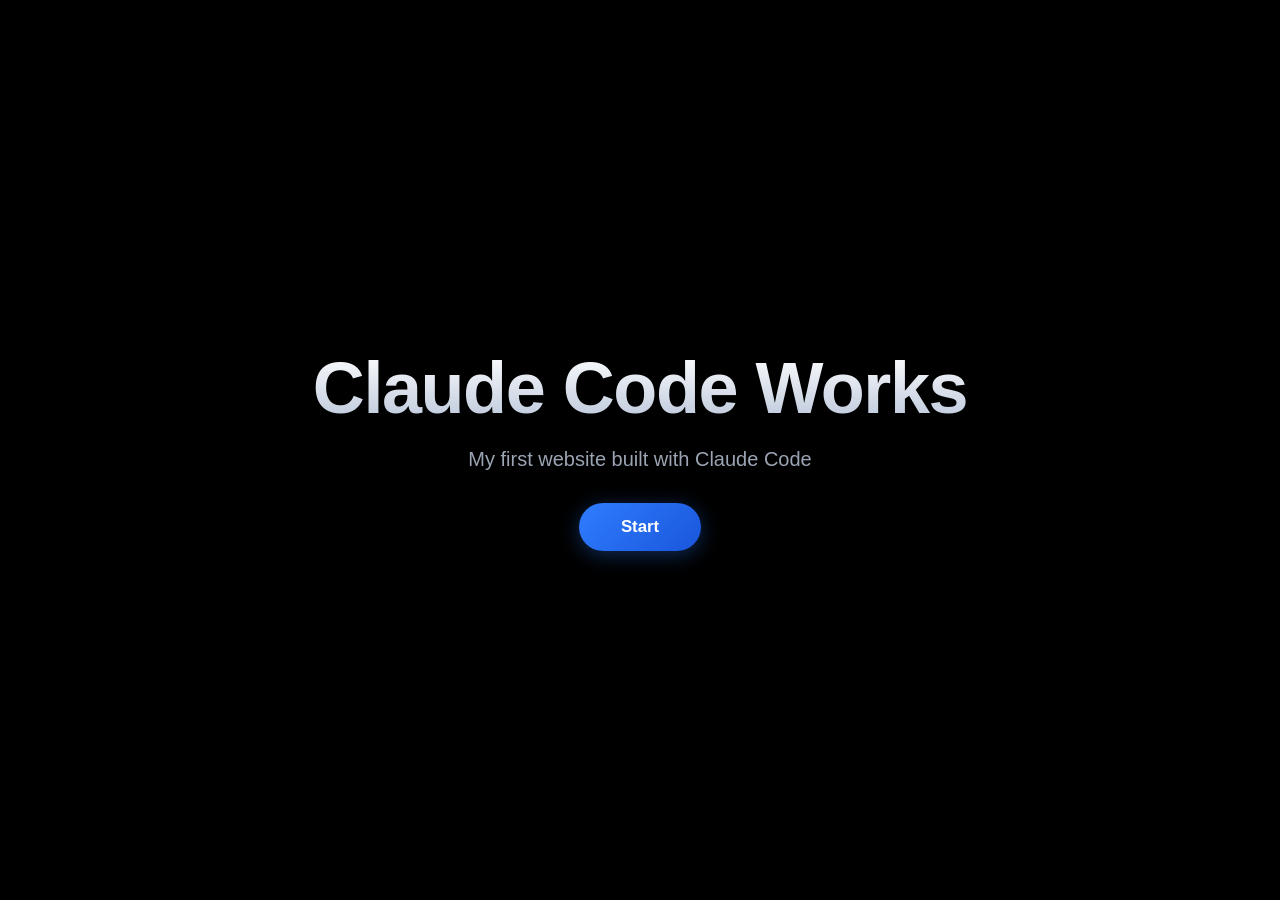
<file: index.html>
<!DOCTYPE html>
<html lang="en">
<head>
  <meta charset="UTF-8" />
  <meta name="viewport" content="width=device-width, initial-scale=1.0" />
  <title>Claude Code Works</title>
  <link rel="stylesheet" href="style.css" />
</head>
<body>
  <main class="container">
    <h1 class="heading">Claude Code Works</h1>
    <p class="subtitle">My first website built with Claude Code</p>
    <button class="cta-button" id="startBtn">Start</button>
  </main>

  <script src="script.js"></script>
</body>
</html>
</file>
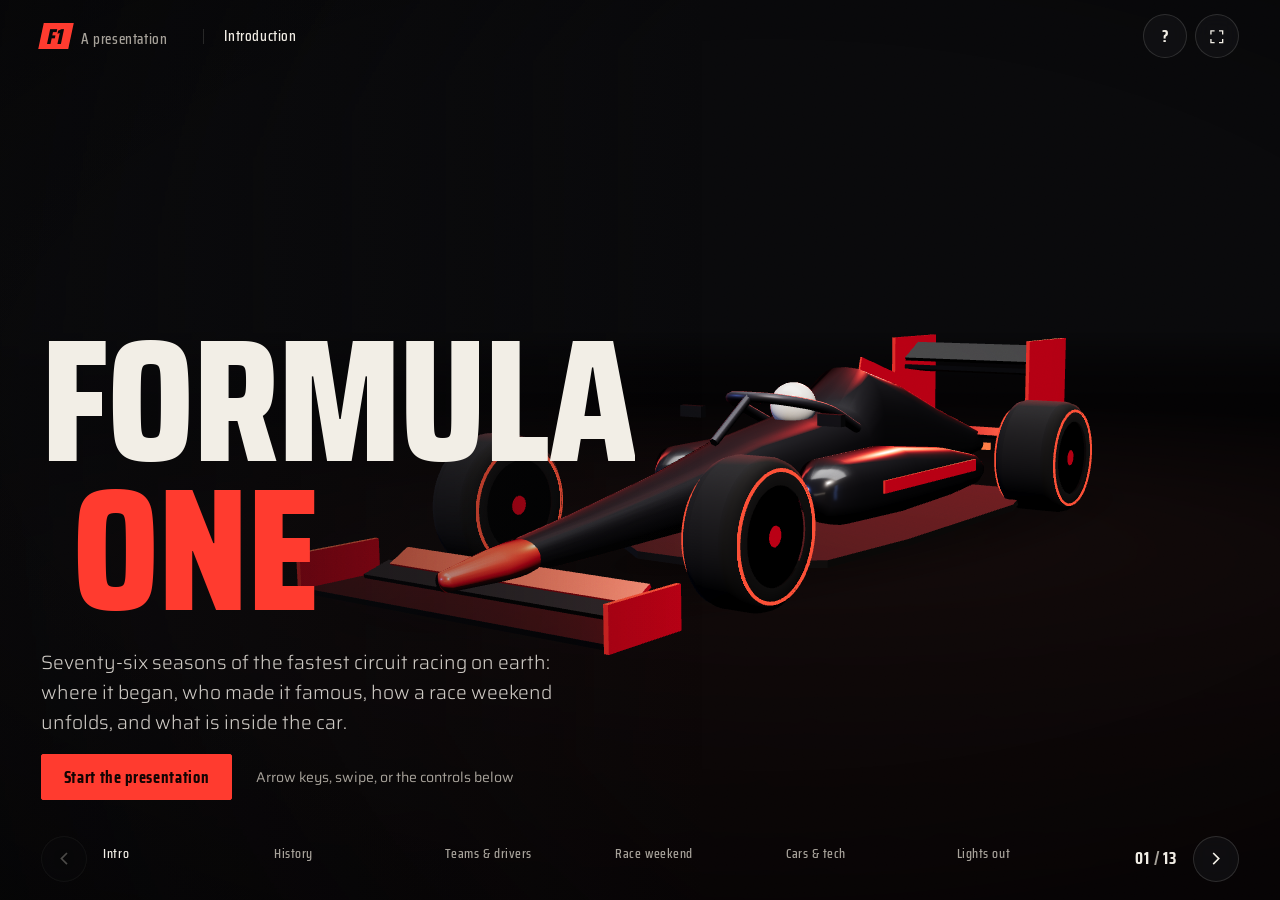
<file: formula-one-3d-presentation-2/index.html>
<!DOCTYPE html>
<html lang="en">
<head>
  <meta charset="UTF-8" />
  <meta name="viewport" content="width=device-width, initial-scale=1, viewport-fit=cover" />
  <meta name="theme-color" content="#09090b" />
  <meta name="description" content="A cinematic 3D presentation about Formula One: its history, iconic teams and drivers, how a race weekend works, and the cars and technology." />
  <title>Formula One — A 3D Presentation</title>
  <link rel="stylesheet" href="styles.css" />
</head>
<body>
  <a class="skip" href="#deck">Skip to the presentation text</a>

  <canvas id="stage" aria-hidden="true"></canvas>
  <div class="fallback-art" aria-hidden="true"></div>
  <div class="vignette" aria-hidden="true"></div>
  <div class="grain" aria-hidden="true"></div>
  <div id="pins" class="pins" aria-hidden="true"></div>

  <header class="topbar">
    <a class="mark" href="#lights" data-goto="lights" aria-label="Formula One, back to the first slide">
      <span class="mark__f">F1</span><span class="mark__t">A presentation</span>
    </a>
    <p class="topbar__chapter" id="chapterLabel">Introduction</p>
    <div class="topbar__tools">
      <button class="tool" id="helpBtn" type="button" aria-haspopup="dialog" aria-controls="help" title="Keyboard shortcuts (?)">
        <span aria-hidden="true">?</span><span class="sr-only">Keyboard shortcuts</span>
      </button>
      <button class="tool" id="fsBtn" type="button" aria-pressed="false" title="Fullscreen (F)">
        <svg viewBox="0 0 24 24" aria-hidden="true"><path d="M4 9V4h5M20 9V4h-5M4 15v5h5M20 15v5h-5" /></svg>
        <span class="sr-only" id="fsLabel">Enter fullscreen</span>
      </button>
    </div>
  </header>

  <main id="deck" class="deck" tabindex="-1">

    <!-- 0 · Title -->
    <section class="slide slide--title" id="lights" data-chapter="intro" aria-labelledby="t-lights">
      <div class="panel">
        <h1 class="display" id="t-lights" data-split>Formula One</h1>
        <p class="lede" data-reveal>Seventy-six seasons of the fastest circuit racing on earth: where it began, who made it famous, how a race weekend unfolds, and what is inside the car.</p>
        <div class="row" data-reveal>
          <button class="btn btn--primary" type="button" data-next>Start the presentation</button>
          <p class="hint">Arrow keys, swipe, or the controls below</p>
        </div>
      </div>
    </section>

    <!-- 1 · History: 1950 -->
    <section class="slide" id="silverstone-1950" data-chapter="history" aria-labelledby="t-1950">
      <div class="panel">
        <p class="kicker" data-reveal>History</p>
        <h2 class="h2" id="t-1950" data-reveal>13 May 1950. Silverstone.</h2>
        <p data-reveal>The first round of the new World Drivers’ Championship ran on a former wartime airfield in England. Giuseppe Farina won it in an Alfa Romeo 158 and, by the end of the season, became the first world champion.</p>
        <dl class="facts" data-reveal>
          <div><dt>1950</dt><dd>First World Championship season</dd></div>
          <div><dt>1958</dt><dd>Constructors’ Championship added, won by Vanwall</dd></div>
        </dl>
      </div>
    </section>

    <!-- 2 · History: eras -->
    <section class="slide" id="eras" data-chapter="history" aria-labelledby="t-eras">
      <div class="panel panel--wide">
        <p class="kicker" data-reveal>History</p>
        <h2 class="h2" id="t-eras" data-reveal>Every era rewrote the rules.</h2>
        <p class="small" data-reveal>Choose a period to fly to its marker on the circuit.</p>
        <div class="eras" role="group" aria-label="Eras of Formula One" data-reveal>
          <button type="button" class="chip" data-era="0" aria-pressed="false">1950s</button>
          <button type="button" class="chip" data-era="1" aria-pressed="false">1960s</button>
          <button type="button" class="chip" data-era="2" aria-pressed="false">1970s</button>
          <button type="button" class="chip" data-era="3" aria-pressed="false">1980s</button>
          <button type="button" class="chip" data-era="4" aria-pressed="false">1990s</button>
          <button type="button" class="chip" data-era="5" aria-pressed="false">2000–13</button>
          <button type="button" class="chip" data-era="6" aria-pressed="false">2014–25</button>
          <button type="button" class="chip" data-era="7" aria-pressed="false">2026</button>
        </div>
        <div class="detail" id="eraDetail" aria-live="polite" data-reveal>
          <h3 class="h3">The whole story at a glance</h3>
          <p>Eight markers stand around the circuit, one for each period. Pick one to see what changed.</p>
        </div>
      </div>
    </section>

    <!-- 3 · Teams -->
    <section class="slide" id="teams" data-chapter="teams" aria-labelledby="t-teams">
      <div class="panel">
        <p class="kicker" data-reveal>Teams and drivers</p>
        <h2 class="h2" id="t-teams" data-reveal>Colours you recognise at 300 km/h.</h2>
        <div class="teams" role="group" aria-label="Choose a team to repaint the car" data-reveal>
          <button type="button" class="swatch" data-team="ferrari" aria-pressed="false"><i style="--c:#b5121b"></i>Ferrari</button>
          <button type="button" class="swatch" data-team="mclaren" aria-pressed="false"><i style="--c:#ff7a00"></i>McLaren</button>
          <button type="button" class="swatch" data-team="williams" aria-pressed="false"><i style="--c:#1d3f8f"></i>Williams</button>
          <button type="button" class="swatch" data-team="mercedes" aria-pressed="false"><i style="--c:#c3c7cc"></i>Mercedes</button>
          <button type="button" class="swatch" data-team="redbull" aria-pressed="false"><i style="--c:#23305a"></i>Red Bull</button>
        </div>
        <div class="detail" id="teamDetail" aria-live="polite" data-reveal></div>
        <p class="note" data-reveal>Colours are simplified impressions of each team’s identity, not exact liveries.</p>
      </div>
    </section>

    <!-- 4 · Drivers -->
    <section class="slide" id="drivers" data-chapter="teams" aria-labelledby="t-drivers">
      <div class="panel panel--wide">
        <p class="kicker" data-reveal>Teams and drivers</p>
        <h2 class="h2" id="t-drivers" data-reveal>Champions who defined their eras.</h2>
        <p class="small" data-reveal>Each column’s height is that driver’s number of world titles.</p>
        <ol class="drivers" data-reveal>
          <li><button type="button" data-driver="0"><span class="drivers__n">Juan Manuel Fangio</span><span class="drivers__t">5 titles</span></button></li>
          <li><button type="button" data-driver="1"><span class="drivers__n">Jim Clark</span><span class="drivers__t">2 titles</span></button></li>
          <li><button type="button" data-driver="2"><span class="drivers__n">Niki Lauda</span><span class="drivers__t">3 titles</span></button></li>
          <li><button type="button" data-driver="3"><span class="drivers__n">Alain Prost</span><span class="drivers__t">4 titles</span></button></li>
          <li><button type="button" data-driver="4"><span class="drivers__n">Ayrton Senna</span><span class="drivers__t">3 titles</span></button></li>
          <li><button type="button" data-driver="5"><span class="drivers__n">Michael Schumacher</span><span class="drivers__t">7 titles</span></button></li>
          <li><button type="button" data-driver="6"><span class="drivers__n">Lewis Hamilton</span><span class="drivers__t">7 titles</span></button></li>
          <li><button type="button" data-driver="7"><span class="drivers__n">Max Verstappen</span><span class="drivers__t">4 titles</span></button></li>
        </ol>
        <div class="detail detail--short" id="driverDetail" aria-live="polite" data-reveal></div>
      </div>
    </section>

    <!-- 5 · Weekend -->
    <section class="slide" id="race-weekend" data-chapter="weekend" aria-labelledby="t-weekend">
      <div class="panel">
        <p class="kicker" data-reveal>The race weekend</p>
        <h2 class="h2" id="t-weekend" data-reveal>Three days, one result.</h2>
        <ol class="schedule" data-reveal>
          <li><b>Friday</b><span>Practice 1 and 2. Teams test set-ups, tyres and race pace.</span></li>
          <li><b>Saturday</b><span>Practice 3, then qualifying decides the starting order.</span></li>
          <li><b>Sunday</b><span>The Grand Prix: about 305 km, with a two-hour limit.</span></li>
        </ol>
        <p class="note" data-reveal>On Sprint weekends, Friday has one practice session and Sprint Qualifying, and Saturday adds a 100 km Sprint race before qualifying.</p>
      </div>
    </section>

    <!-- 6 · Qualifying -->
    <section class="slide" id="qualifying" data-chapter="weekend" aria-labelledby="t-quali">
      <div class="panel">
        <p class="kicker" data-reveal>The race weekend</p>
        <h2 class="h2" id="t-quali" data-reveal>Qualifying is a knockout.</h2>
        <p data-reveal>Three timed sessions, each shorter than the last. The slowest drivers drop out of Q1 and Q2; the fastest ten fight for pole position in Q3.</p>
        <ol class="stages" data-reveal>
          <li data-stage="1"><b>Q1</b><span>18 minutes</span></li>
          <li data-stage="2"><b>Q2</b><span>15 minutes</span></li>
          <li data-stage="3"><b>Q3</b><span>12 minutes · top ten</span></li>
        </ol>
        <button class="btn" type="button" id="qualiReplay" data-reveal>Replay the knockout</button>
      </div>
    </section>

    <!-- 7 · Race -->
    <section class="slide" id="race-day" data-chapter="weekend" aria-labelledby="t-race">
      <div class="panel">
        <p class="kicker" data-reveal>The race weekend</p>
        <h2 class="h2" id="t-race" data-reveal>Sunday is about strategy.</h2>
        <p data-reveal>Pirelli brings three dry compounds to each race. In a dry race every driver must use at least two of them, so every car stops at least once. A good pit stop keeps the car stationary for under three seconds.</p>
        <ul class="tyres" data-reveal>
          <li><i style="--c:var(--tyre-soft)"></i>Soft</li>
          <li><i style="--c:var(--tyre-medium)"></i>Medium</li>
          <li><i style="--c:var(--tyre-hard)"></i>Hard</li>
          <li><i style="--c:var(--tyre-inter)"></i>Intermediate</li>
          <li><i style="--c:var(--tyre-wet)"></i>Wet</li>
        </ul>
        <figure class="points" data-reveal>
          <figcaption>Points for the top ten finishers</figcaption>
          <ol aria-label="Points from first to tenth">
            <li style="--p:25">25</li><li style="--p:18">18</li><li style="--p:15">15</li><li style="--p:12">12</li><li style="--p:10">10</li>
            <li style="--p:8">8</li><li style="--p:6">6</li><li style="--p:4">4</li><li style="--p:2">2</li><li style="--p:1">1</li>
          </ol>
        </figure>
      </div>
    </section>

    <!-- 8 · Anatomy -->
    <section class="slide" id="anatomy" data-chapter="tech" aria-labelledby="t-anatomy">
      <div class="panel">
        <p class="kicker" data-reveal>Cars and technology</p>
        <h2 class="h2" id="t-anatomy" data-reveal>Anatomy of a Grand Prix car.</h2>
        <div class="parts" role="group" aria-label="Car parts" data-reveal>
          <button type="button" class="chip" data-part="frontWing" aria-pressed="false">Front wing</button>
          <button type="button" class="chip" data-part="chassis" aria-pressed="false">Survival cell</button>
          <button type="button" class="chip" data-part="halo" aria-pressed="false">Halo</button>
          <button type="button" class="chip" data-part="power" aria-pressed="false">Power unit</button>
          <button type="button" class="chip" data-part="floor" aria-pressed="false">Floor</button>
          <button type="button" class="chip" data-part="rearWing" aria-pressed="false">Rear wing</button>
          <button type="button" class="chip" data-part="tyres" aria-pressed="false">Tyres</button>
        </div>
        <div class="detail" id="partDetail" aria-live="polite" data-reveal>
          <h3 class="h3">Pulled apart</h3>
          <p>The car is shown with its main systems separated. Choose a part, or select a marker on the model.</p>
        </div>
        <p class="note" data-reveal>Stylised model, simplified for clarity.</p>
      </div>
    </section>

    <!-- 9 · Power -->
    <section class="slide" id="power-unit" data-chapter="tech" aria-labelledby="t-power">
      <div class="panel">
        <p class="kicker" data-reveal>Cars and technology</p>
        <h2 class="h2" id="t-power" data-reveal>Half combustion, half electric.</h2>
        <p data-reveal>The 2026 power unit keeps a 1.6-litre turbocharged V6, but drops the complex heat-recovery generator. In its place, the electric motor’s output almost triples, giving a roughly even split between combustion and electric power.</p>
        <dl class="stats" data-reveal>
          <div><dt>1.6 L</dt><dd>V6 turbo engine</dd></div>
          <div><dt>350 kW</dt><dd>Electric motor output</dd></div>
          <div><dt>100%</dt><dd>Sustainable fuel</dd></div>
        </dl>
      </div>
    </section>

    <!-- 10 · Aero -->
    <section class="slide" id="aerodynamics" data-chapter="tech" aria-labelledby="t-aero">
      <div class="panel">
        <p class="kicker" data-reveal>Cars and technology</p>
        <h2 class="h2" id="t-aero" data-reveal>Air is the invisible opponent.</h2>
        <p data-reveal>Wings and the floor press the car into the track so it can corner faster, but that grip costs drag. Since 2026, wing elements move: closed for grip in corners, open for speed on the straights.</p>
        <button class="btn btn--toggle" type="button" id="aeroBtn" aria-pressed="false" data-reveal>
          <span class="btn__dot" aria-hidden="true"></span><span id="aeroLabel">Switch to straight-line mode</span>
        </button>
        <p class="small" id="aeroState" aria-live="polite" data-reveal>Corner mode: wings closed, maximum downforce.</p>
      </div>
    </section>

    <!-- 11 · Safety -->
    <section class="slide" id="safety" data-chapter="tech" aria-labelledby="t-safety">
      <div class="panel">
        <p class="kicker" data-reveal>Cars and technology</p>
        <h2 class="h2" id="t-safety" data-reveal>Built to bring the driver home.</h2>
        <p data-reveal>After the deaths of Roland Ratzenberger and Ayrton Senna at Imola in 1994, the sport rebuilt its approach to safety: stronger crash structures, higher cockpit sides, wheel tethers and, from 2018, the titanium halo.</p>
        <dl class="stats" data-reveal>
          <div><dt>2018</dt><dd>Halo made mandatory</dd></div>
          <div><dt>1,000 °C+</dt><dd>Carbon brake temperatures</dd></div>
          <div><dt>~5 g</dt><dd>Peak loads under braking and in fast corners</dd></div>
        </dl>
      </div>
    </section>

    <!-- 12 · Finale -->
    <section class="slide slide--finale" id="lights-out" data-chapter="finale" aria-labelledby="t-finale">
      <div class="panel">
        <h2 class="display display--md" id="t-finale" data-split>Lights out.</h2>
        <p class="lede" data-reveal>Five red lights come on one by one, a second apart. After a short, deliberately unpredictable pause they all go out, and the race begins.</p>
        <div class="row" data-reveal>
          <button class="btn btn--primary" type="button" id="startBtn">Run the start again</button>
          <button class="btn" type="button" data-goto="lights">Back to the beginning</button>
        </div>
      </div>
    </section>
  </main>

  <nav class="dock" aria-label="Presentation controls">
    <button class="dock__arrow" type="button" id="prevBtn" aria-label="Previous slide">
      <svg viewBox="0 0 24 24" aria-hidden="true"><path d="M15 5l-7 7 7 7" /></svg>
    </button>
    <ol class="dock__chapters" id="chapters"></ol>
    <p class="dock__count" aria-hidden="true"><span id="countNow">01</span><span class="dock__of">/</span><span id="countAll">13</span></p>
    <button class="dock__arrow" type="button" id="nextBtn" aria-label="Next slide">
      <svg viewBox="0 0 24 24" aria-hidden="true"><path d="M9 5l7 7-7 7" /></svg>
    </button>
  </nav>

  <div class="sr-only" id="announcer" aria-live="polite" aria-atomic="true"></div>

  <div class="help" id="help" role="dialog" aria-modal="true" aria-labelledby="helpTitle" hidden>
    <div class="help__card">
      <h2 class="h3" id="helpTitle">Keyboard shortcuts</h2>
      <dl class="keys">
        <div><dt><kbd>→</kbd> <kbd>Space</kbd> <kbd>Page Down</kbd></dt><dd>Next slide</dd></div>
        <div><dt><kbd>←</kbd> <kbd>Page Up</kbd></dt><dd>Previous slide</dd></div>
        <div><dt><kbd>Home</kbd> <kbd>End</kbd></dt><dd>First or last slide</dd></div>
        <div><dt><kbd>F</kbd></dt><dd>Toggle fullscreen</dd></div>
        <div><dt><kbd>Esc</kbd></dt><dd>Close this panel or leave fullscreen</dd></div>
        <div><dt><kbd>?</kbd></dt><dd>Show these shortcuts</dd></div>
      </dl>
      <p class="small">On touch screens, swipe left or right outside the text panel.</p>
      <button class="btn" type="button" id="helpClose">Close</button>
    </div>
  </div>

  <noscript><p class="noscript">This presentation needs JavaScript for navigation. All slide text is still readable above.</p></noscript>

  <script src="vendor/gsap-3.12.5.min.js"></script>
  <script src="vendor/three-0.149.0.min.js"></script>
  <script src="app.js"></script>
</body>
</html>
</file>
<file: style.css>
* {
  margin: 0;
  padding: 0;
  box-sizing: border-box;
}

html, body {
  height: 100%;
}

body {
  background: #000;
  color: #fff;
  font-family: -apple-system, BlinkMacSystemFont, "Segoe UI", Roboto,
    Helvetica, Arial, sans-serif;
  display: flex;
  align-items: center;
  justify-content: center;
  min-height: 100vh;
  padding: 24px;
  overflow-x: hidden;
}

.container {
  text-align: center;
  display: flex;
  flex-direction: column;
  align-items: center;
  gap: 20px;
  max-width: 90vw;
}

.heading {
  font-size: clamp(2.25rem, 7vw, 4.5rem);
  font-weight: 700;
  letter-spacing: -0.02em;
  line-height: 1.1;
  background: linear-gradient(180deg, #ffffff 0%, #b8c4d9 100%);
  -webkit-background-clip: text;
  background-clip: text;
  color: transparent;
}

.subtitle {
  font-size: clamp(1rem, 2.5vw, 1.25rem);
  color: #9aa4b2;
  font-weight: 400;
  margin-bottom: 12px;
}

.cta-button {
  font-size: 1.05rem;
  font-weight: 600;
  color: #fff;
  background: linear-gradient(135deg, #2f7dff 0%, #1a56db 100%);
  border: none;
  border-radius: 999px;
  padding: 14px 42px;
  cursor: pointer;
  box-shadow: 0 4px 20px rgba(47, 125, 255, 0.35);
  transition: transform 0.25s ease, box-shadow 0.25s ease, filter 0.25s ease;
}

.cta-button:hover {
  transform: translateY(-3px) scale(1.03);
  box-shadow: 0 8px 28px rgba(47, 125, 255, 0.5);
  filter: brightness(1.1);
}

.cta-button:active {
  transform: translateY(0) scale(0.98);
  box-shadow: 0 3px 12px rgba(47, 125, 255, 0.4);
}

.cta-button.pulse {
  animation: pulse 0.4s ease;
}

@keyframes pulse {
  0% {
    transform: scale(1);
  }
  50% {
    transform: scale(0.94);
  }
  100% {
    transform: scale(1);
  }
}

@media (max-width: 480px) {
  .cta-button {
    padding: 12px 32px;
    font-size: 1rem;
  }
}
</file>
<file: formula-one-3d-presentation-2/styles.css>
/* Fonts: Saira and Saira Condensed, SIL Open Font License (fonts/OFL.txt) */
@font-face { font-family: "Saira Condensed"; font-weight: 500; font-display: swap; src: url("fonts/saira-condensed-latin-500-normal.woff2") format("woff2"); }
@font-face { font-family: "Saira Condensed"; font-weight: 700; font-display: swap; src: url("fonts/saira-condensed-latin-700-normal.woff2") format("woff2"); }
@font-face { font-family: "Saira Condensed"; font-weight: 800; font-display: swap; src: url("fonts/saira-condensed-latin-800-normal.woff2") format("woff2"); }
@font-face { font-family: "Saira"; font-weight: 300; font-display: swap; src: url("fonts/saira-latin-300-normal.woff2") format("woff2"); }
@font-face { font-family: "Saira"; font-weight: 400; font-display: swap; src: url("fonts/saira-latin-400-normal.woff2") format("woff2"); }
@font-face { font-family: "Saira"; font-weight: 600; font-display: swap; src: url("fonts/saira-latin-600-normal.woff2") format("woff2"); }

:root {
  /* Palette */
  --asphalt: #09090b;
  --carbon: #141418;
  --chalk: #f2eee6;
  --mist: #a7a29a;
  --signal: #ff3b2f;
  --line: rgba(242, 238, 230, 0.14);

  /* Data colours (tyre compounds) */
  --tyre-soft: #ff3b2f;
  --tyre-medium: #ffd23f;
  --tyre-hard: #f2eee6;
  --tyre-inter: #3ccf6e;
  --tyre-wet: #3a8dff;

  --display: "Saira Condensed", "Arial Narrow", sans-serif;
  --body: "Saira", system-ui, sans-serif;

  --gutter: clamp(1rem, 3.2vw, 3rem);
  --dock-h: 4.25rem;
  --ease-out: cubic-bezier(0.22, 1, 0.36, 1);
}

*, *::before, *::after { box-sizing: border-box; }

html, body { height: 100%; }

body {
  margin: 0;
  overflow: hidden;
  background: var(--asphalt);
  color: var(--chalk);
  font: 400 1rem/1.6 var(--body);
  -webkit-font-smoothing: antialiased;
  -webkit-tap-highlight-color: transparent;
  overscroll-behavior: none;
}

button { font: inherit; color: inherit; }
:focus-visible { outline: 2px solid var(--signal); outline-offset: 3px; }

.sr-only {
  position: absolute; width: 1px; height: 1px; padding: 0; margin: -1px;
  overflow: hidden; clip: rect(0 0 0 0); white-space: nowrap; border: 0;
}

.skip {
  position: fixed; left: var(--gutter); top: -4rem; z-index: 50;
  background: var(--chalk); color: var(--asphalt); padding: 0.6rem 1rem; border-radius: 2px;
  text-decoration: none; font-weight: 600;
}
.skip:focus { top: 1rem; }

/* ---------- Stage ---------- */
#stage {
  position: fixed; inset: 0; width: 100%; height: 100%;
  display: block; touch-action: pan-y;
}

.fallback-art {
  position: fixed; inset: 0; display: none;
  background:
    radial-gradient(60% 50% at 70% 55%, rgba(255, 59, 47, 0.22), transparent 70%),
    repeating-linear-gradient(105deg, transparent 0 46px, rgba(242, 238, 230, 0.035) 46px 48px),
    var(--asphalt);
}
.no-webgl .fallback-art { display: block; }
.no-webgl #stage { display: none; }

.vignette {
  position: fixed; inset: 0; pointer-events: none;
  background:
    radial-gradient(120% 90% at 60% 45%, transparent 45%, rgba(0, 0, 0, 0.7) 100%),
    linear-gradient(90deg, rgba(9, 9, 11, 0.85) 0%, rgba(9, 9, 11, 0.35) 34%, transparent 55%);
}
.grain {
  position: fixed; inset: -50%; pointer-events: none; opacity: 0.07; mix-blend-mode: overlay;
  background-image: url("data:image/svg+xml,%3Csvg xmlns='http://www.w3.org/2000/svg' width='160' height='160'%3E%3Cfilter id='n'%3E%3CfeTurbulence type='fractalNoise' baseFrequency='.9' numOctaves='2' stitchTiles='stitch'/%3E%3C/filter%3E%3Crect width='100%25' height='100%25' filter='url(%23n)'/%3E%3C/svg%3E");
}

/* ---------- Top bar ---------- */
.topbar {
  position: fixed; inset: 0 0 auto 0; z-index: 10;
  display: flex; align-items: center; gap: 1rem;
  padding: max(0.9rem, env(safe-area-inset-top)) var(--gutter) 0.9rem;
}
.mark { display: inline-flex; align-items: baseline; gap: 0.6rem; color: var(--chalk); text-decoration: none; }
.mark__f {
  font: 800 1.35rem/1 var(--display); letter-spacing: 0.02em;
  padding: 0.18rem 0.42rem 0.1rem; background: var(--signal); color: var(--asphalt);
  transform: skewX(-12deg);
}
.mark__t { font: 500 0.95rem/1 var(--display); color: var(--mist); letter-spacing: 0.04em; }
.topbar__chapter {
  margin: 0 auto 0 1.25rem; padding-left: 1.25rem; border-left: 1px solid var(--line);
  font: 500 0.95rem/1 var(--display); letter-spacing: 0.04em; color: var(--chalk);
}
.topbar__tools { display: flex; gap: 0.5rem; }
.tool {
  width: 2.75rem; height: 2.75rem; display: grid; place-items: center;
  background: rgba(20, 20, 24, 0.6); border: 1px solid var(--line); border-radius: 50%;
  cursor: pointer; font: 700 1.05rem/1 var(--display);
  -webkit-backdrop-filter: blur(8px); backdrop-filter: blur(8px);
  transition: border-color 0.2s, background-color 0.2s;
}
.tool svg { width: 1.1rem; height: 1.1rem; fill: none; stroke: currentColor; stroke-width: 1.8; }
@media (hover: hover) { .tool:hover { border-color: var(--chalk); } }
.no-fullscreen #fsBtn { display: none; }

/* ---------- Deck & slides ---------- */
.deck { position: fixed; inset: 0; z-index: 5; pointer-events: none; outline: none; }

.slide {
  position: absolute; inset: 0;
  display: flex; align-items: center;
  padding: 5.5rem var(--gutter) calc(var(--dock-h) + 2rem);
  visibility: hidden;
}
.slide.is-active { visibility: visible; }

.panel {
  pointer-events: auto;
  width: min(31rem, 100%);
  max-height: 100%;
}
.panel--wide { width: min(36rem, 100%); }

.slide--title, .slide--finale { align-items: flex-end; }
.slide--title .panel, .slide--finale .panel { width: min(46rem, 100%); }

.display {
  margin: 0 0 1.25rem;
  font: 800 clamp(4.2rem, 13.5vw, 12.5rem)/0.82 var(--display);
  letter-spacing: -0.01em; text-transform: uppercase;
}
.display--md { font-size: clamp(3.6rem, 10vw, 9rem); }
.display .word { display: inline-block; overflow: hidden; vertical-align: top; padding-bottom: 0.04em; }
.display .word > span { display: inline-block; }
.display .word + .word { margin-left: 0.18em; }
.slide--title .display .word:last-child > span { color: var(--signal); }

.lede { font-size: clamp(1.05rem, 1.5vw, 1.25rem); line-height: 1.55; color: var(--chalk); max-width: 36rem; margin: 0 0 1.75rem; font-weight: 300; }

.kicker {
  margin: 0 0 0.75rem; font: 600 0.95rem/1 var(--display); letter-spacing: 0.06em; color: var(--signal);
  display: flex; align-items: center; gap: 0.6rem;
}
.kicker::before { content: ""; width: 1.6rem; height: 2px; background: currentColor; }

.h2 { margin: 0 0 1rem; font: 700 clamp(2.3rem, 4.4vw, 3.7rem)/0.95 var(--display); letter-spacing: -0.005em; text-wrap: balance; }
.h3 { margin: 0 0 0.4rem; font: 700 1.45rem/1.1 var(--display); letter-spacing: 0.01em; }
.panel p { margin: 0 0 1rem; color: rgba(242, 238, 230, 0.86); max-width: 34rem; }
.panel .small, .help .small { font-size: 0.9rem; color: var(--mist); }
.note { font-size: 0.82rem !important; color: var(--mist) !important; margin-top: 1rem !important; }
.hint { margin: 0 !important; font-size: 0.88rem; color: var(--mist) !important; }

.row { display: flex; flex-wrap: wrap; align-items: center; gap: 1rem 1.5rem; }

/* Buttons */
.btn {
  display: inline-flex; align-items: center; gap: 0.7rem;
  min-height: 2.9rem; padding: 0.55rem 1.35rem 0.5rem;
  font: 600 1.05rem/1 var(--display); letter-spacing: 0.04em;
  background: transparent; border: 1px solid rgba(242, 238, 230, 0.4); border-radius: 2px;
  cursor: pointer; transition: border-color 0.2s, background-color 0.2s, transform 0.15s var(--ease-out);
}
.btn:active { transform: scale(0.97); }
@media (hover: hover) { .btn:hover { border-color: var(--chalk); background: rgba(242, 238, 230, 0.06); } }
.btn--primary { background: var(--signal); border-color: var(--signal); color: #120403; }
@media (hover: hover) { .btn--primary:hover { background: #ff5247; border-color: #ff5247; } }
.btn__dot { width: 0.7rem; height: 0.7rem; border-radius: 50%; border: 2px solid currentColor; transition: background-color 0.2s; }
.btn--toggle[aria-pressed="true"] { border-color: var(--signal); }
.btn--toggle[aria-pressed="true"] .btn__dot { background: var(--signal); border-color: var(--signal); }

.chip {
  min-height: 2.6rem; padding: 0.45rem 0.9rem 0.4rem;
  font: 600 1rem/1 var(--display); letter-spacing: 0.03em;
  background: rgba(20, 20, 24, 0.55); border: 1px solid var(--line); border-radius: 2px; cursor: pointer;
  transition: border-color 0.2s, background-color 0.2s, color 0.2s;
}
@media (hover: hover) { .chip:hover { border-color: rgba(242, 238, 230, 0.5); } }
.chip[aria-pressed="true"] { background: var(--chalk); color: var(--asphalt); border-color: var(--chalk); }

.eras, .parts { display: flex; flex-wrap: wrap; gap: 0.45rem; margin: 0 0 1.25rem; }

.detail {
  border-left: 2px solid var(--signal); padding: 0.1rem 0 0.1rem 1.1rem; min-height: 8.5rem;
}
.detail p { margin: 0; }
.detail--short { min-height: 5rem; margin-top: 1rem; }
.detail .meta { display: block; font: 500 0.95rem/1.2 var(--display); color: var(--mist); letter-spacing: 0.04em; margin-bottom: 0.45rem; }

/* Facts & stats */
.facts, .stats { margin: 1.5rem 0 0; display: grid; gap: 1rem; }
.facts div { display: grid; grid-template-columns: 4.5rem 1fr; gap: 1rem; align-items: baseline; border-top: 1px solid var(--line); padding-top: 0.8rem; }
.facts dt { font: 800 1.6rem/1 var(--display); color: var(--signal); }
.facts dd { margin: 0; color: var(--chalk); }
.stats { grid-template-columns: repeat(3, 1fr); gap: 1.25rem; }
.stats div { border-top: 2px solid var(--chalk); padding-top: 0.7rem; }
.stats dt { font: 800 clamp(1.7rem, 2.6vw, 2.35rem)/1 var(--display); }
.stats dd { margin: 0.35rem 0 0; font-size: 0.86rem; line-height: 1.35; color: var(--mist); }

/* Teams */
.teams { display: flex; flex-wrap: wrap; gap: 0.45rem; margin: 0.25rem 0 1.25rem; }
.swatch {
  display: inline-flex; align-items: center; gap: 0.55rem; min-height: 2.75rem;
  padding: 0.4rem 0.95rem 0.35rem 0.6rem; cursor: pointer;
  font: 600 1.02rem/1 var(--display); letter-spacing: 0.03em;
  background: rgba(20, 20, 24, 0.55); border: 1px solid var(--line); border-radius: 2px;
  transition: border-color 0.2s, background-color 0.2s;
}
.swatch i { width: 1.15rem; height: 1.15rem; background: var(--c); transform: skewX(-12deg); box-shadow: inset 0 0 0 1px rgba(255, 255, 255, 0.2); }
.swatch[aria-pressed="true"] { border-color: var(--chalk); background: rgba(242, 238, 230, 0.1); }
@media (hover: hover) { .swatch:hover { border-color: rgba(242, 238, 230, 0.5); } }

/* Drivers */
.drivers { list-style: none; padding: 0; margin: 0; display: grid; grid-template-columns: 1fr 1fr; gap: 0.35rem 1.25rem; }
.drivers button {
  width: 100%; display: flex; justify-content: space-between; align-items: baseline; gap: 0.75rem;
  min-height: 2.6rem; padding: 0.4rem 0.2rem; text-align: left; cursor: pointer;
  background: none; border: 0; border-bottom: 1px solid var(--line);
  transition: border-color 0.2s, color 0.2s;
}
.drivers__n { font: 600 1.08rem/1.15 var(--display); letter-spacing: 0.02em; }
.drivers__t { font-size: 0.82rem; color: var(--mist); white-space: nowrap; }
.drivers button[aria-pressed="true"] { border-bottom-color: var(--signal); }
.drivers button[aria-pressed="true"] .drivers__n { color: var(--signal); }
@media (hover: hover) { .drivers button:hover { border-bottom-color: var(--chalk); } }

/* Weekend */
.schedule, .stages { list-style: none; margin: 0.5rem 0 0; padding: 0; }
.schedule li { display: grid; grid-template-columns: 6.5rem 1fr; gap: 1rem; padding: 0.9rem 0; border-top: 1px solid var(--line); }
.schedule b { font: 700 1.35rem/1.1 var(--display); }
.schedule span { color: rgba(242, 238, 230, 0.86); }

.stages { display: grid; grid-template-columns: repeat(3, 1fr); gap: 0.6rem; margin: 0.5rem 0 1.4rem; }
.stages li { border-top: 2px solid var(--line); padding-top: 0.6rem; transition: border-color 0.3s; }
.stages li.is-on { border-color: var(--signal); }
.stages b { display: block; font: 800 1.9rem/1 var(--display); }
.stages span { font-size: 0.84rem; color: var(--mist); }

.tyres { list-style: none; padding: 0; margin: 0.25rem 0 1.4rem; display: flex; flex-wrap: wrap; gap: 0.5rem 1.1rem; }
.tyres li { display: inline-flex; align-items: center; gap: 0.5rem; font: 600 1rem/1 var(--display); letter-spacing: 0.03em; }
.tyres i { width: 1rem; height: 1rem; border-radius: 50%; border: 3px solid var(--c); background: #111; }

.points { margin: 0; }
.points figcaption { font-size: 0.85rem; color: var(--mist); margin-bottom: 0.5rem; }
.points ol { list-style: none; margin: 0; padding: 0; display: grid; grid-template-columns: repeat(10, 1fr); gap: 0.3rem; align-items: end; height: 5.5rem; }
.points li {
  height: calc(var(--p) / 25 * 100%); min-height: 1.4rem;
  background: linear-gradient(to top, rgba(242, 238, 230, 0.12), rgba(242, 238, 230, 0.28));
  border-top: 2px solid var(--chalk);
  display: flex; align-items: flex-start; justify-content: center; padding-top: 0.2rem;
  font: 700 0.9rem/1 var(--display);
  transform-origin: bottom;
}
.points li:first-child { border-top-color: var(--signal); background: linear-gradient(to top, rgba(255, 59, 47, 0.12), rgba(255, 59, 47, 0.4)); }

/* Pins anchored to the 3D car */
.pins { position: fixed; inset: 0; z-index: 6; pointer-events: none; }
.pin {
  position: absolute; left: 0; top: 0; width: 2.75rem; height: 2.75rem; margin: -1.375rem 0 0 -1.375rem;
  border: 0; padding: 0; background: none; cursor: pointer; pointer-events: none;
  display: grid; place-items: center; opacity: 0; transition: opacity 0.3s;
}
.pin::before { content: ""; width: 0.75rem; height: 0.75rem; border-radius: 50%; background: var(--chalk); box-shadow: 0 0 0 4px rgba(242, 238, 230, 0.18); transition: transform 0.2s var(--ease-out), background-color 0.2s; }
.pin::after { content: ""; position: absolute; width: 1.6rem; height: 1.6rem; border-radius: 50%; border: 1px solid rgba(242, 238, 230, 0.55); animation: ping 2.2s var(--ease-out) infinite; }
.pin.is-on::before { background: var(--signal); transform: scale(1.25); box-shadow: 0 0 0 5px rgba(255, 59, 47, 0.25); }
.pins.is-visible .pin { opacity: 1; pointer-events: auto; }
@keyframes ping { from { transform: scale(0.6); opacity: 1; } to { transform: scale(1.7); opacity: 0; } }

/* ---------- Dock ---------- */
.dock {
  position: fixed; inset: auto 0 0 0; z-index: 10;
  display: flex; align-items: center; gap: 1rem;
  padding: 0 var(--gutter) max(0.9rem, env(safe-area-inset-bottom));
  height: calc(var(--dock-h) + env(safe-area-inset-bottom));
}
.dock__arrow {
  flex: none; width: 2.9rem; height: 2.9rem; display: grid; place-items: center; cursor: pointer;
  background: rgba(20, 20, 24, 0.6); border: 1px solid var(--line); border-radius: 50%;
  -webkit-backdrop-filter: blur(8px); backdrop-filter: blur(8px);
  transition: border-color 0.2s, opacity 0.2s, transform 0.15s var(--ease-out);
}
.dock__arrow svg { width: 1.2rem; height: 1.2rem; fill: none; stroke: currentColor; stroke-width: 2; }
.dock__arrow:active { transform: scale(0.94); }
.dock__arrow:disabled { opacity: 0.3; cursor: default; }
@media (hover: hover) { .dock__arrow:not(:disabled):hover { border-color: var(--chalk); } }

.dock__chapters { list-style: none; margin: 0; padding: 0; flex: 1; display: flex; gap: 0.5rem; min-width: 0; }
.dock__chapters li { min-width: 0; }
.chapter-btn {
  width: 100%; min-height: 2.75rem; display: flex; flex-direction: column; justify-content: center; gap: 0.45rem;
  background: none; border: 0; padding: 0; cursor: pointer; text-align: left;
}
.chapter-btn__label { font: 500 0.85rem/1 var(--display); letter-spacing: 0.04em; color: var(--mist); white-space: nowrap; overflow: hidden; text-overflow: ellipsis; transition: color 0.2s; }
.chapter-btn__ticks { display: flex; gap: 3px; }
.chapter-btn__ticks i { flex: 1; height: 3px; background: rgba(242, 238, 230, 0.18); transition: background-color 0.3s; }
.chapter-btn__ticks i.is-done { background: rgba(242, 238, 230, 0.6); }
.chapter-btn__ticks i.is-now { background: var(--signal); }
.chapter-btn[aria-current="step"] .chapter-btn__label { color: var(--chalk); }
@media (hover: hover) { .chapter-btn:hover .chapter-btn__label { color: var(--chalk); } }

.dock__count { margin: 0; font: 700 1.05rem/1 var(--display); letter-spacing: 0.04em; font-variant-numeric: tabular-nums; }
.dock__of { color: var(--mist); margin: 0 0.25rem; }

/* ---------- Help ---------- */
.help { position: fixed; inset: 0; z-index: 30; display: grid; place-items: center; padding: var(--gutter); background: rgba(5, 5, 6, 0.72); -webkit-backdrop-filter: blur(6px); backdrop-filter: blur(6px); }
.help[hidden] { display: none; }
.help__card { width: min(30rem, 100%); background: var(--carbon); border: 1px solid var(--line); padding: 1.75rem; border-radius: 2px; }
.keys { margin: 1rem 0; display: grid; gap: 0.6rem; }
.keys div { display: flex; justify-content: space-between; gap: 1rem; border-bottom: 1px solid var(--line); padding-bottom: 0.6rem; }
.keys dd { margin: 0; color: var(--mist); text-align: right; }
kbd { font: 600 0.8rem/1 var(--body); padding: 0.25rem 0.45rem; border: 1px solid rgba(242, 238, 230, 0.3); border-radius: 3px; background: rgba(242, 238, 230, 0.06); }

.noscript { position: fixed; top: 4rem; left: var(--gutter); right: var(--gutter); z-index: 40; background: var(--carbon); padding: 1rem; }

/* ---------- Mobile / portrait ---------- */
@media (max-width: 760px), (max-aspect-ratio: 4/5) {
  :root { --dock-h: 3.9rem; }
  .vignette {
    background:
      radial-gradient(130% 70% at 50% 30%, transparent 40%, rgba(0, 0, 0, 0.65) 100%),
      linear-gradient(0deg, rgba(9, 9, 11, 0.96) 0%, rgba(9, 9, 11, 0.85) 38%, transparent 62%);
  }
  .mark__t { display: none; }
  .topbar__chapter { margin-left: 0.5rem; padding-left: 0.85rem; }
  .slide { align-items: flex-end; padding-top: 4.5rem; padding-bottom: calc(var(--dock-h) + env(safe-area-inset-bottom) + 0.75rem); }
  .panel, .panel--wide {
    width: 100%; max-height: 54svh; overflow-y: auto; overscroll-behavior: contain;
    padding-right: 0.25rem; scrollbar-width: thin;
  }
  .slide--title .panel, .slide--finale .panel { max-height: none; overflow: visible; }
  .h2 { font-size: clamp(2rem, 8.6vw, 2.6rem); }
  .panel p { font-size: 0.95rem; }
  .detail { min-height: 0; }
  .drivers { grid-template-columns: 1fr; }
  .stats { gap: 0.8rem; }
  .stats dd { font-size: 0.78rem; }
  .schedule li { grid-template-columns: 5.2rem 1fr; padding: 0.7rem 0; }
  .chapter-btn__label { display: none; }
  .chapter-btn[aria-current="step"] .chapter-btn__label { display: block; }
  .dock__chapters li { flex: 1; }
  .dock__chapters li:has(.chapter-btn[aria-current="step"]) { flex: 2.6; }
  .hint { display: none; }
}

@media (min-width: 761px) and (min-aspect-ratio: 4/5) {
  .dock__chapters li { flex: 1; }
}

/* ---------- Reduced motion ---------- */
@media (prefers-reduced-motion: reduce) {
  *, *::before, *::after { animation-duration: 0.01ms !important; animation-iteration-count: 1 !important; transition-duration: 0.01ms !important; }
}
</file>
